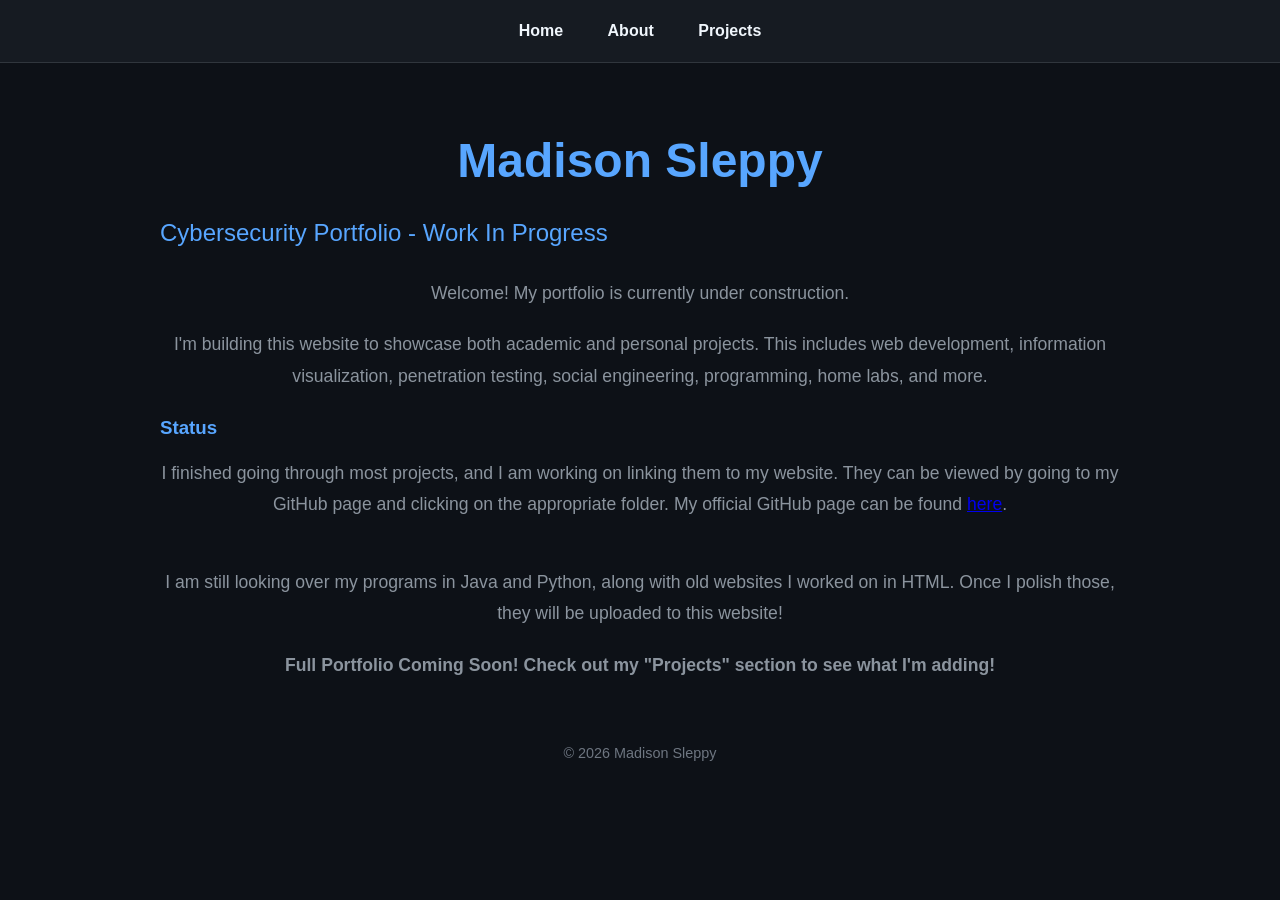
<file: index.html>
<!DOCTYPE html>
<html lang="en">
    <head>
        <meta charset="UTF-8">
        <meta name="viewport" content="width=device-width, initial-scale=1.0">
        <title> Madison Sleppy | Cybersecurity Portfolio</title>

        <link rel="stylesheet" href="css/style.css">
    </head>

    <body>

        <nav>
            <a href="index.html">Home</a>
            <a href="about.html">About</a>
            <a href="projects.html">Projects</a>
        </nav>

        <main class="container">

            <h1>Madison Sleppy</h1>
            <h2>Cybersecurity Portfolio - Work In Progress</h2>

            <p>
                Welcome! My portfolio is currently under construction.
            </p>

            <p>
                I'm building this website to showcase both academic and personal projects.
                This includes web development, information visualization, penetration testing,
                social engineering, programming, home labs, and more.
            </p>

            <h3>Status</h3>

            <p>
                I finished going through most projects, and I am working on linking them to my website. They can be 
                viewed by going to my GitHub page and clicking on the appropriate folder. My official GitHub page can be 
                found <a href="https://github.com/msleppy/">here</a>.
            </p>
            <br>
            <p> 
                I am still looking over my programs in Java and Python, along with old websites I worked on in HTML. Once I
                polish those, they will be uploaded to this website!
            </p>

            <p>
                <b>Full Portfolio Coming Soon!</b>
                <b>Check out my "Projects" section to see what I'm adding!</b>
            </p>


            <footer>
                © 2026 Madison Sleppy
            </footer>

        </main>

    </body>
    
</html>
</file>
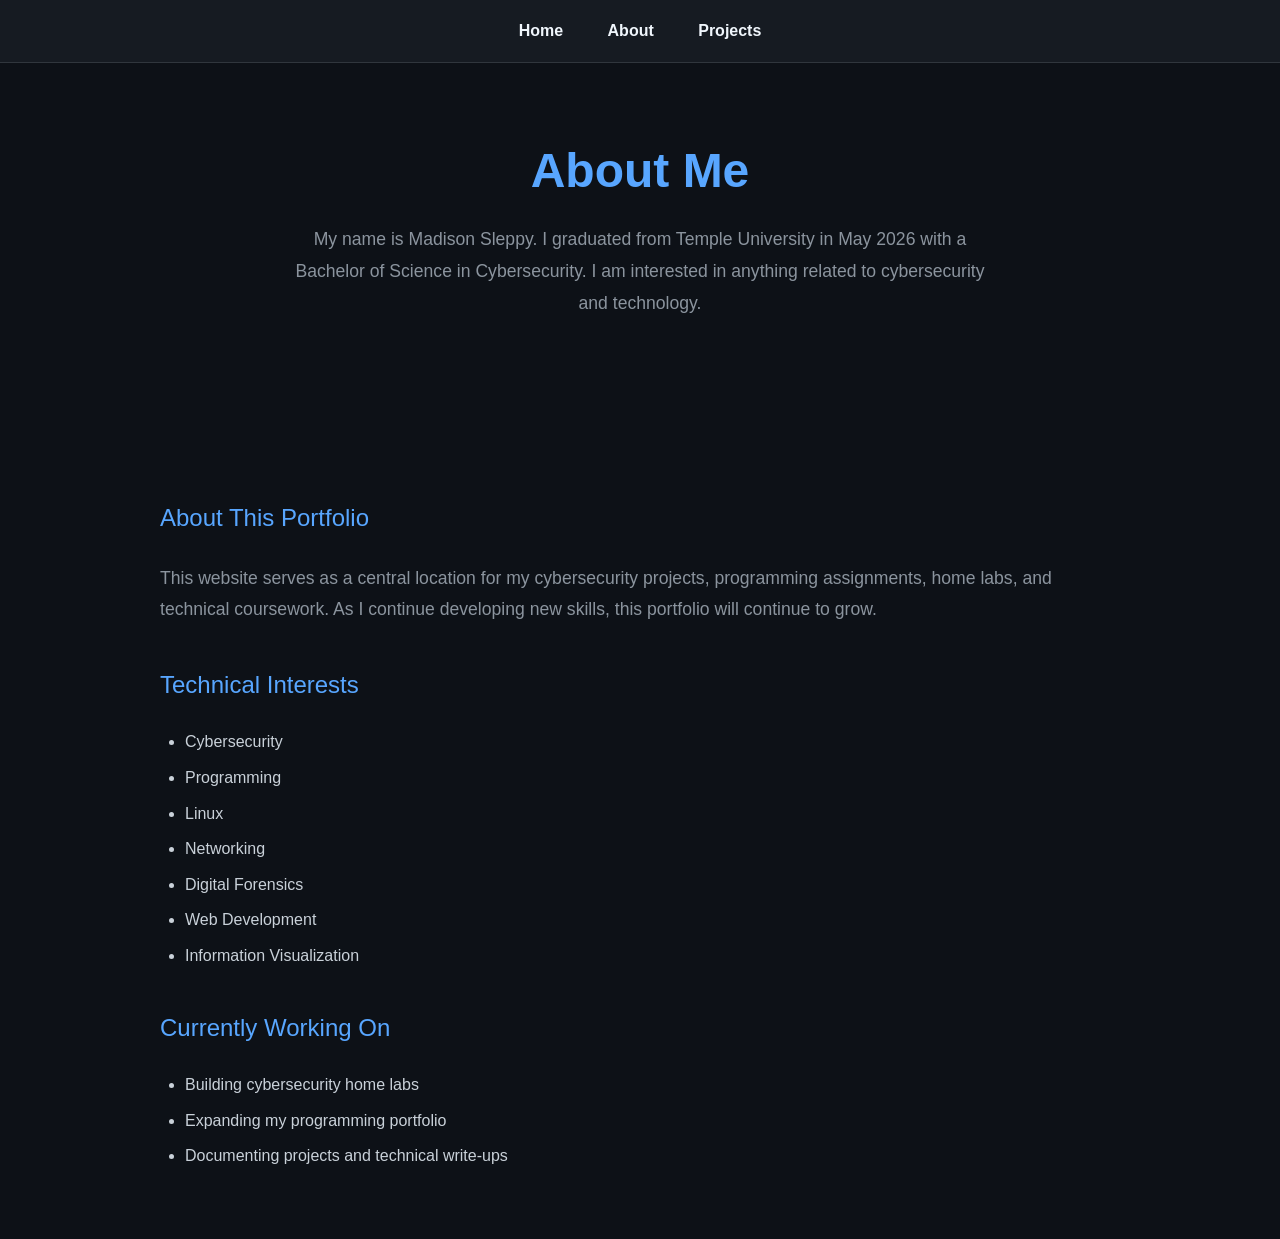
<file: about.html>
<!DOCTYPE html>
<html lang="en">
<head>
    <meta charset="UTF-8">
    <meta name="viewport" content="width=device-width, initial-scale=1.0">
    <title>About | Madison Sleppy</title>

    <link rel="stylesheet" href="css/style.css">
</head>

<body>

<nav>
    <a href="index.html">Home</a>
    <a href="about.html">About</a>
    <a href="projects.html">Projects</a>
</nav>

<section class="page-header">

    <h1>About Me</h1>

    <p>
      My name is Madison Sleppy. I graduated from Temple University in May 2026 with a Bachelor of Science
      in Cybersecurity. I am interested in anything related to cybersecurity and technology. 
    </p>

</section>

<section class="content">

    <h2>About This Portfolio</h2>

    <p>
        This website serves as a central location for my cybersecurity projects,
        programming assignments, home labs, and technical coursework.
        As I continue developing new skills, this portfolio will continue to grow.
    </p>

    <h2>Technical Interests</h2>

    <ul>
        <li>Cybersecurity</li>
        <li>Programming</li>
        <li>Linux</li>
        <li>Networking</li>
        <li>Digital Forensics</li>
        <li>Web Development</li>
        <li>Information Visualization</li>
    </ul>

    <h2>Currently Working On</h2>

    <ul>
        <li>Building cybersecurity home labs</li>
        <li>Expanding my programming portfolio</li>
        <li>Documenting projects and technical write-ups</li>
    </ul>

</section>

</body>
</html>
</file>
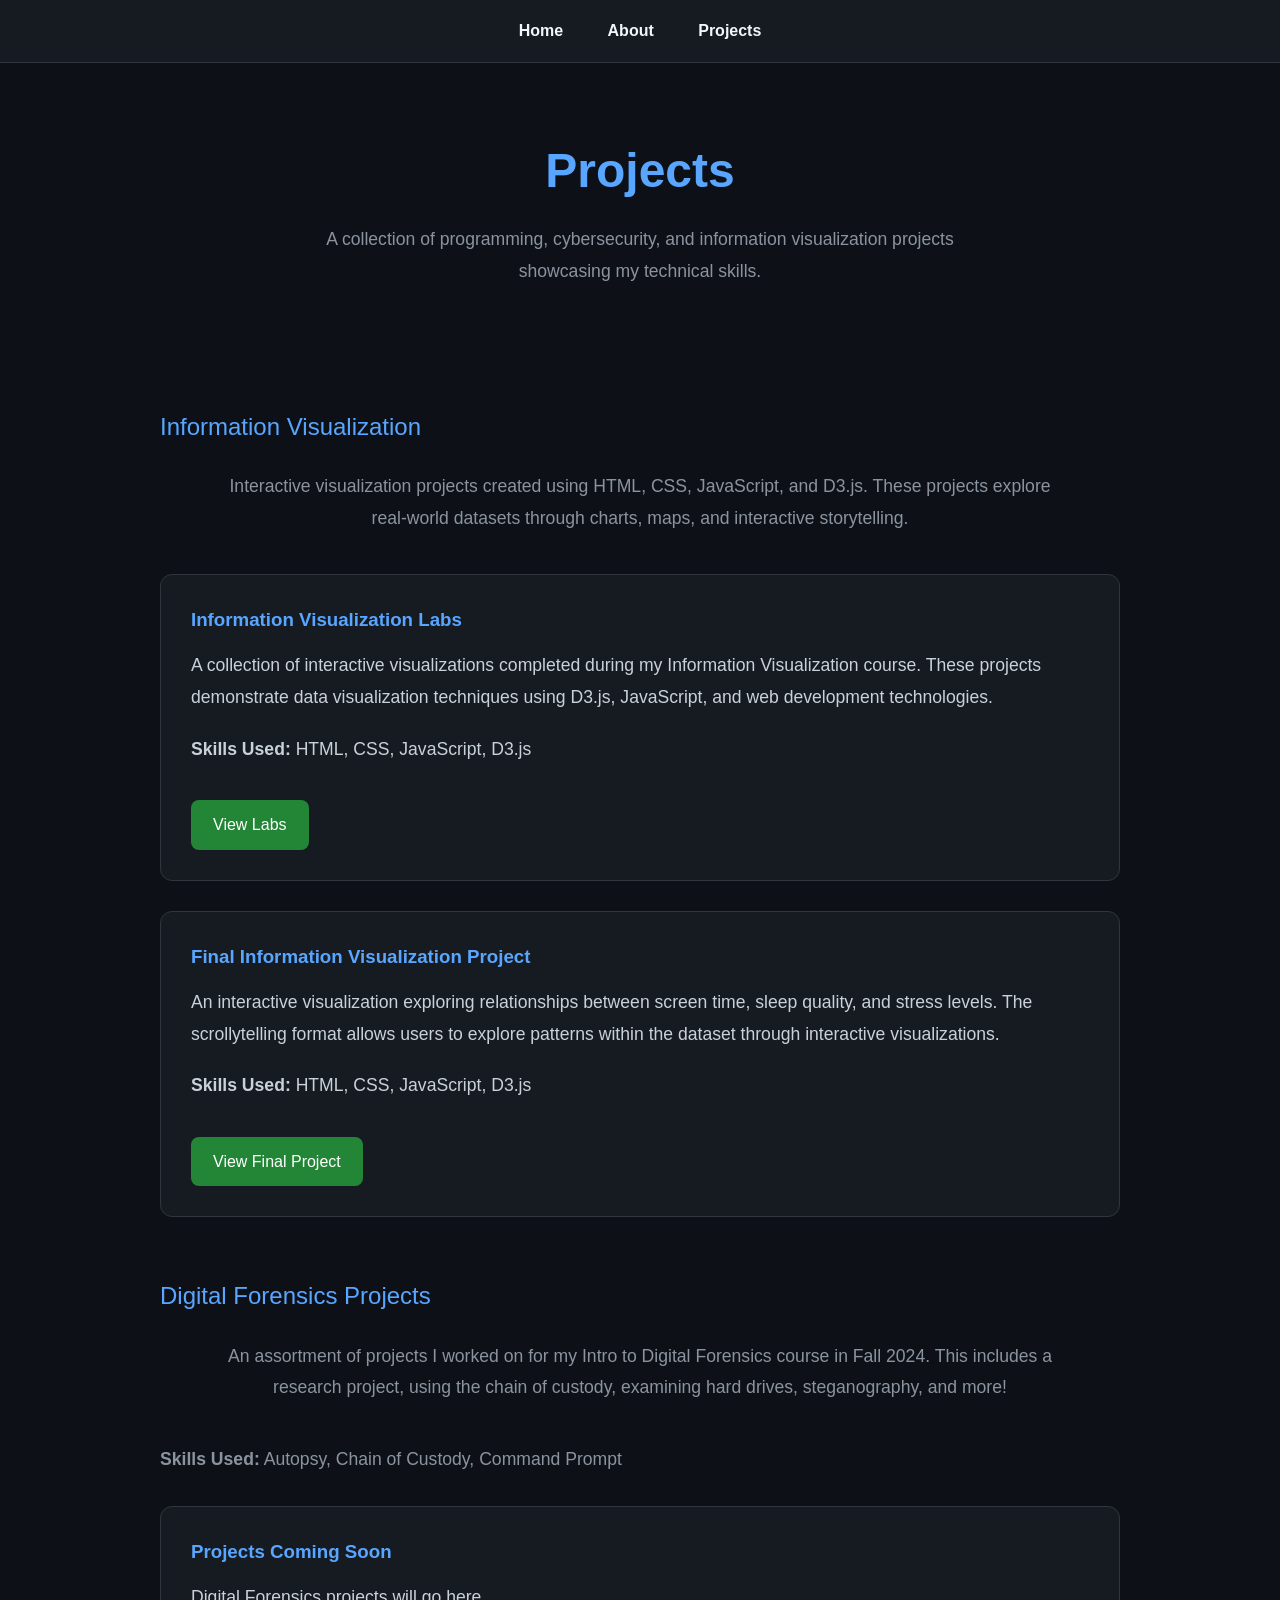
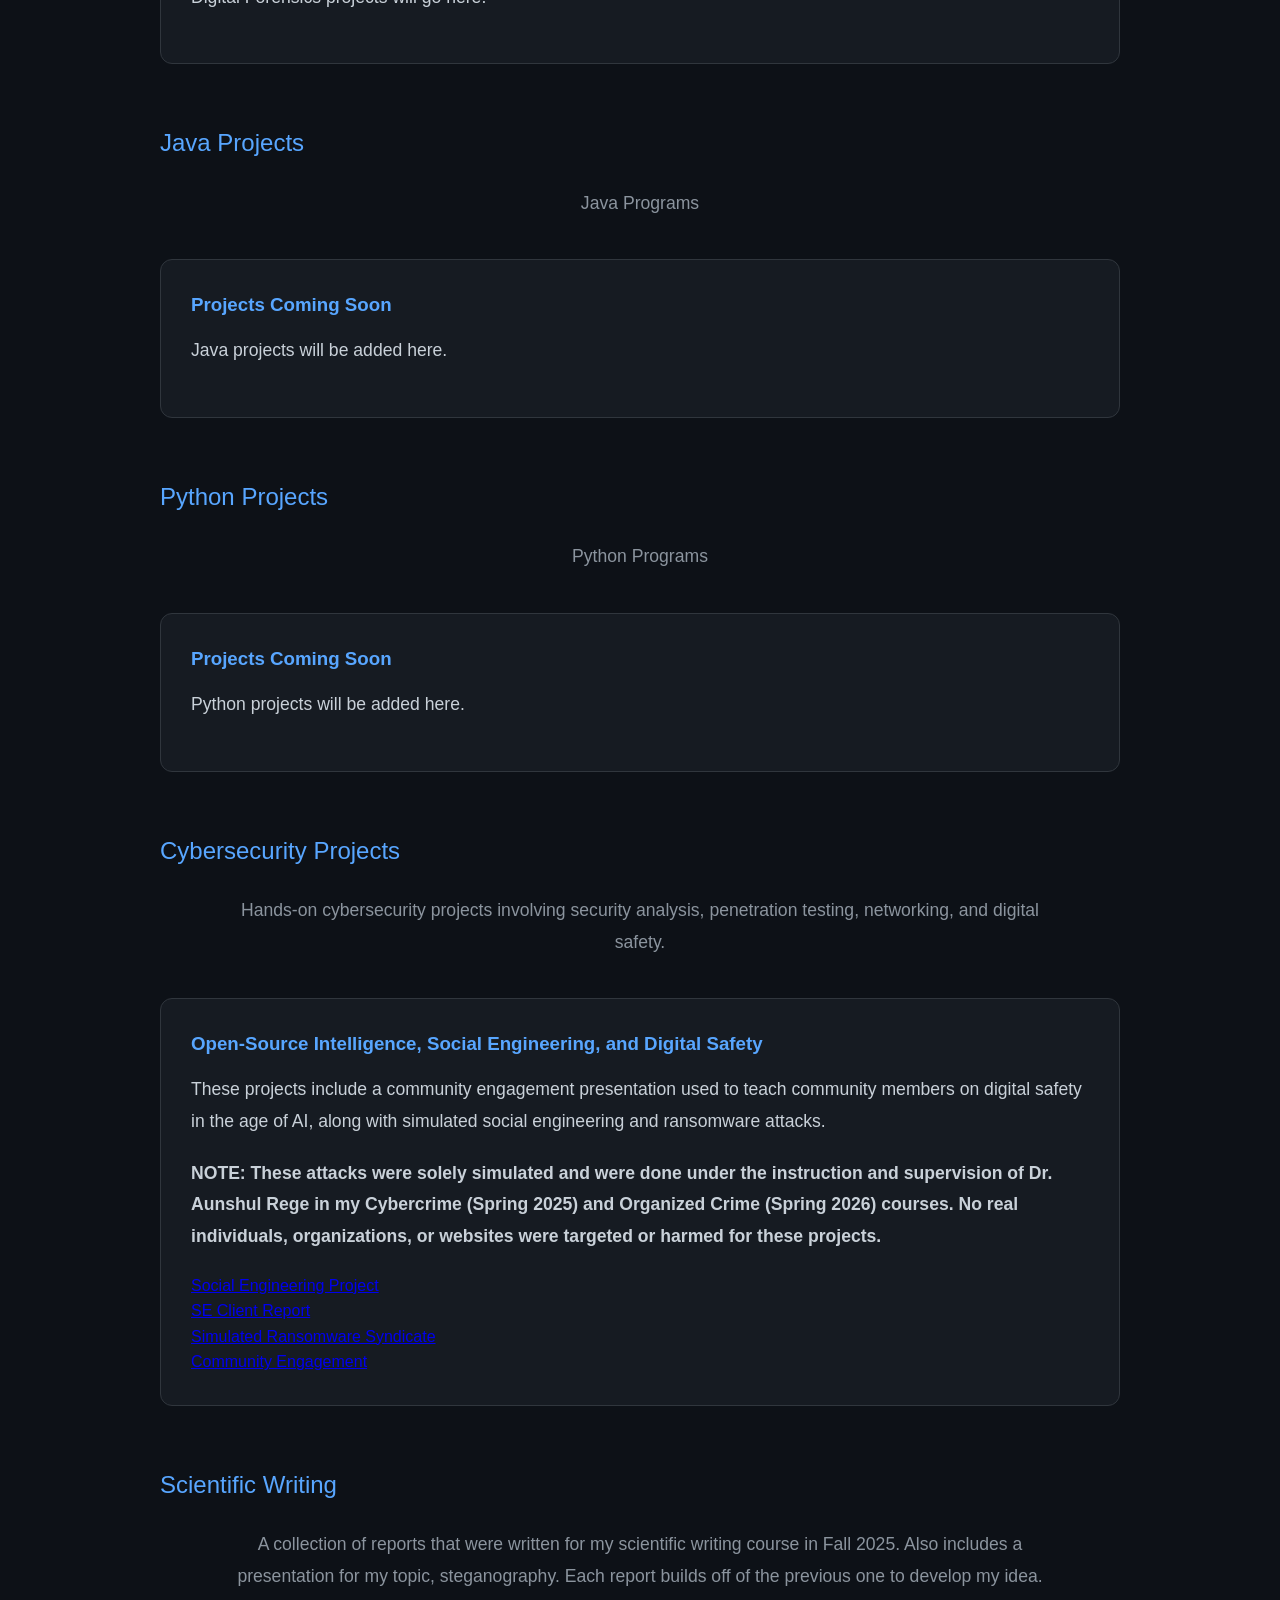
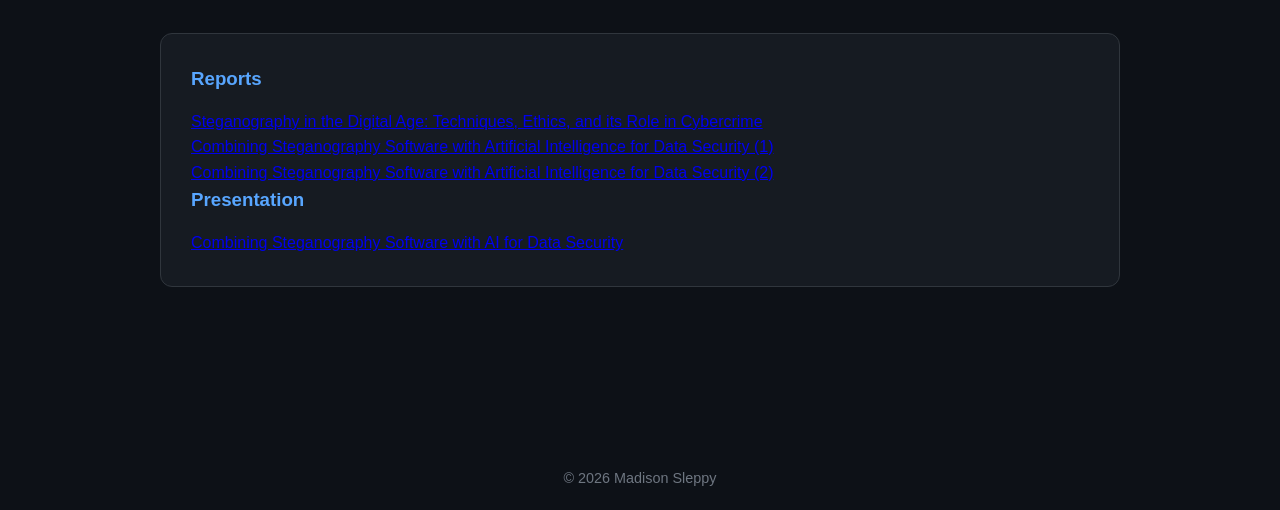
<file: projects.html>
<!DOCTYPE html>
<html lang="en">

<head>
    <meta charset="UTF-8">
    <meta name="viewport" content="width=device-width, initial-scale=1.0">
    <title>Projects | Madison Sleppy</title>

    <link rel="stylesheet" href="css/style.css">
</head>
    
    <body>
        <nav>
            <a href="index.html">Home</a>
            <a href="about.html">About</a>
            <a href="projects.html">Projects</a>
        </nav>
    
        <header class="page-header">
    
            <h1>Projects</h1>
    
            <p>
                A collection of programming, cybersecurity, and
                information visualization projects showcasing my technical skills.
            </p>
    
        </header>
        
        <main class="container">
    
            <section id="infovis">
    
                <h2>Information Visualization</h2>
    
                <p class="section-description">
                    Interactive visualization projects created using HTML, CSS,
                    JavaScript, and D3.js. These projects explore real-world
                    datasets through charts, maps, and interactive storytelling.
                </p>
    
                <div class="project-card">
    
                    <h3>Information Visualization Labs</h3>
    
                    <p>
                        A collection of interactive visualizations completed during
                        my Information Visualization course. These projects
                        demonstrate data visualization techniques using D3.js,
                        JavaScript, and web development technologies.
                    </p>
    
                    <p>
                        <strong>Skills Used:</strong>
                        HTML, CSS, JavaScript, D3.js
                    </p>
    
                    <a class="button"
                       href="https://msleppy.github.io/infovis-labs/"
                       target="_blank">
                        View Labs
                    </a>
    
                </div>
    
                <div class="project-card">
    
                    <h3>Final Information Visualization Project</h3>
    
                    <p>
                        An interactive visualization exploring relationships
                        between screen time, sleep quality, and stress levels.
                        The scrollytelling format allows users to explore
                        patterns within the dataset through interactive
                        visualizations.
                    </p>
    
                    <p>
                        <strong>Skills Used:</strong>
                        HTML, CSS, JavaScript, D3.js
                    </p>
    
                    <a class="button"
                       href="https://msleppy.github.io/infovis-final/"
                       target="_blank">
                        View Final Project
                    </a>
                    
                </div>
    
            </section>

            <section id="digital-forensics">
    
                <h2>Digital Forensics Projects</h2>
    
                <p class="section-description">
                    An assortment of projects I worked on for my Intro to Digital Forensics course in
                    Fall 2024. This includes a research project, using the chain of custody, examining hard drives, steganography, and more! 
                </p>

                <p>
                    <strong>Skills Used:</strong>
                    Autopsy, Chain of Custody, Command Prompt
                </p>
    
                <div class="project-card">
    
                    <h3>Projects Coming Soon</h3>
    
                    <p>
                        Digital Forensics projects will go here. 
                    </p>
    
                </div>
    
            </section>
            <section id="java">
    
                <h2>Java Projects</h2>
    
                <p class="section-description">
                    Java Programs
                </p>
    
                <div class="project-card">
    
                    <h3>Projects Coming Soon</h3>
    
                    <p>
                        Java projects will be added here.
                    </p>
    
                </div>
    
            </section>
            
            <section id="python">
    
                <h2>Python Projects</h2>
    
                <p class="section-description">
                    Python Programs
                </p>
    
                <div class="project-card">
    
                    <h3>Projects Coming Soon</h3>
    
                    <p>
                        Python projects will be added here. 
                    </p>
    
                </div>
    
            </section>
    
            <section id="cybersecurity">
    
                <h2>Cybersecurity Projects</h2>
    
                <p class="section-description">
                    Hands-on cybersecurity projects involving security analysis,
                    penetration testing, networking, and digital safety.
                </p>

                <div class="project-card">
    
                    <h3>Open-Source Intelligence, Social Engineering, and Digital Safety</h3>
    
                    <p>
                        These projects include a community engagement presentation used to teach
                        community members on digital safety in the age of AI, along with simulated
                        social engineering and ransomware attacks. 
                    </p>
                    
                    <p>
                    <b>NOTE: These attacks were solely simulated and were done under the instruction and supervision
                    of Dr. Aunshul Rege in my Cybercrime (Spring 2025) and Organized Crime (Spring 2026) courses. No real
                    individuals, organizations, or websites were targeted or harmed for these projects.</b>
                    </p>

                    <a href="https://madisonsleppy.com/osint-se/cisec.pptx">Social Engineering Project</a>
                    <br>
                    <a href="https://madisonsleppy.com/osint-se/client_report.docx">SE Client Report</a>
                    <br>
                    <a href="https://madisonsleppy.com/osint-se/ransomeware_sim.pptx">Simulated Ransomware Syndicate</a>
                    <br>
                    <a href="https://madisonsleppy.com/osint-se/community_engagement.pptx">Community Engagement</a>
                        
                </div>
    
            </section>

            <section id="sci-writing">
    
                <h2>Scientific Writing</h2>
    
                <p class="section-description">
                    A collection of reports that were written for my scientific writing course in 
                    Fall 2025. Also includes a presentation for my topic, steganography. Each report builds 
                    off of the previous one to develop my idea. 
                </p>

                <div class="project-card">
    
                    <h3>Reports</h3>
                    <a href="https://madisonsleppy.com/sci-writing/report_a.docx">Steganography in the Digital Age: Techniques, Ethics, and its Role in Cybercrime</a>
                    <br>
                    <a href="https://madisonsleppy.com/sci-writing/report_b.docx">Combining Steganography Software with Artificial Intelligence for Data Security (1)</a>
                    <br>
                    <a href="https://madisonsleppy.com/sci-writing/report_c.docx">Combining Steganography Software with Artificial Intelligence for Data Security (2)</a>
                    <br>
                    
                    <h3>Presentation</h3>
                    <a href="https://madisonsleppy.com/sci-writing/midterm.pptx">Combining Steganography Software with AI for Data Security</a>
                    
                </div>
    
            </section>
            
        </main>
        
        <footer>
            © 2026 Madison Sleppy
        </footer>
    
    </body>
</html>
</file>
<file: css/style.css>
* {
    margin: 0;
    padding: 0;
    box-sizing: border-box;
}

body {
    background: #0d1117;
    color: #f0f6fc;
    font-family: Arial, Helvetica, sans-serif;
    line-height: 1.6;
}

nav {
    background-color: #161b22;
    border-bottom: 1px solid #30363d;
    padding: 18px;
    text-align: center;
}

nav a {
    color: #f0f6fc;
    text-decoration: none;
    margin: 0 20px;
    font-weight: bold;
    transition: color 0.3s ease;
}

nav a:hover {
    color: #58a6ff;
}

.container {
    max-width: 1000px;
    margin: 0 auto;
    padding: 60px 20px;
}

.container > h1 {
    text-align: center;
}

.container > p {
    text-align: center;
}

h1 {
    font-size: 3rem;
    color: #58a6ff;
    margin-bottom: 15px;
}

h2 {
    color: #58a6ff;
    font-weight: normal;
    margin-bottom: 25px;
}

h3 {
    color: #58a6ff;
    margin-bottom: 15px;
}

p {
    color: #8b949e;
    font-size: 1.1rem;
    line-height: 1.8;
    margin-bottom: 20px;
}

.status {
    display: inline-block;
    margin: 30px auto;
    padding: 12px 24px;
    border: 1px solid #58a6ff;
    border-radius: 8px;
    color: #58a6ff;
}

.page-header {
    text-align: center;
    padding: 70px 20px 40px;
}

.page-header p {
    max-width: 700px;
    margin: auto;
}

.content {
    max-width: 1000px;
    margin: auto;
    padding: 40px 20px;
}

.content h2 {
    color: #58a6ff;
    margin-top: 40px;
}

.content ul {
    margin-left: 25px;
    margin-bottom: 30px;
}

.content li {
    color: #c9d1d9;
    margin-bottom: 10px;
}

section {
    margin-bottom: 60px;
}

#infovis {
    margin-top: 20px;
}

.section-description {
    text-align: center;
    max-width: 850px;
    margin: 0 auto 40px auto;
}

.project-card {
    background: #161b22;
    border: 1px solid #30363d;
    border-radius: 12px;
    padding: 30px;
    margin: 30px auto;
    text-align: left;

    transition: transform 0.3s ease, border-color 0.3s ease;
}

.project-card:hover {
    transform: translateY(-5px);
    border-color: #58a6ff;
}

.project-card h3 {
    color: #58a6ff;
}

.project-card p {
    color: #c9d1d9;
}

.button {
    display: inline-block;
    margin-top: 15px;
    padding: 12px 22px;
    background: #238636;
    color: white;
    text-decoration: none;
    border-radius: 8px;
    transition: background-color 0.3s ease;
}

.button:hover {
    background: #2ea043;
}

hr {
    border: none;
    border-top: 1px solid #30363d;
    margin: 50px 0;
}

footer {
    text-align: center;
    margin-top: 60px;
    color: #6e7681;
    font-size: 0.9rem;
    padding-bottom: 20px;
}

@media (max-width: 768px) {
    
    .container {
        padding: 40px 20px;
    }
    
    h1 {
        font-size: 2.2rem;
    }
    
    h2 {
        font-size: 1.6rem;
    }
    
    nav a {
        display: inline-block;
        margin: 8px 12px;
    }
    
    .project-card {
        padding: 20px;
    }
    
}
</file>
